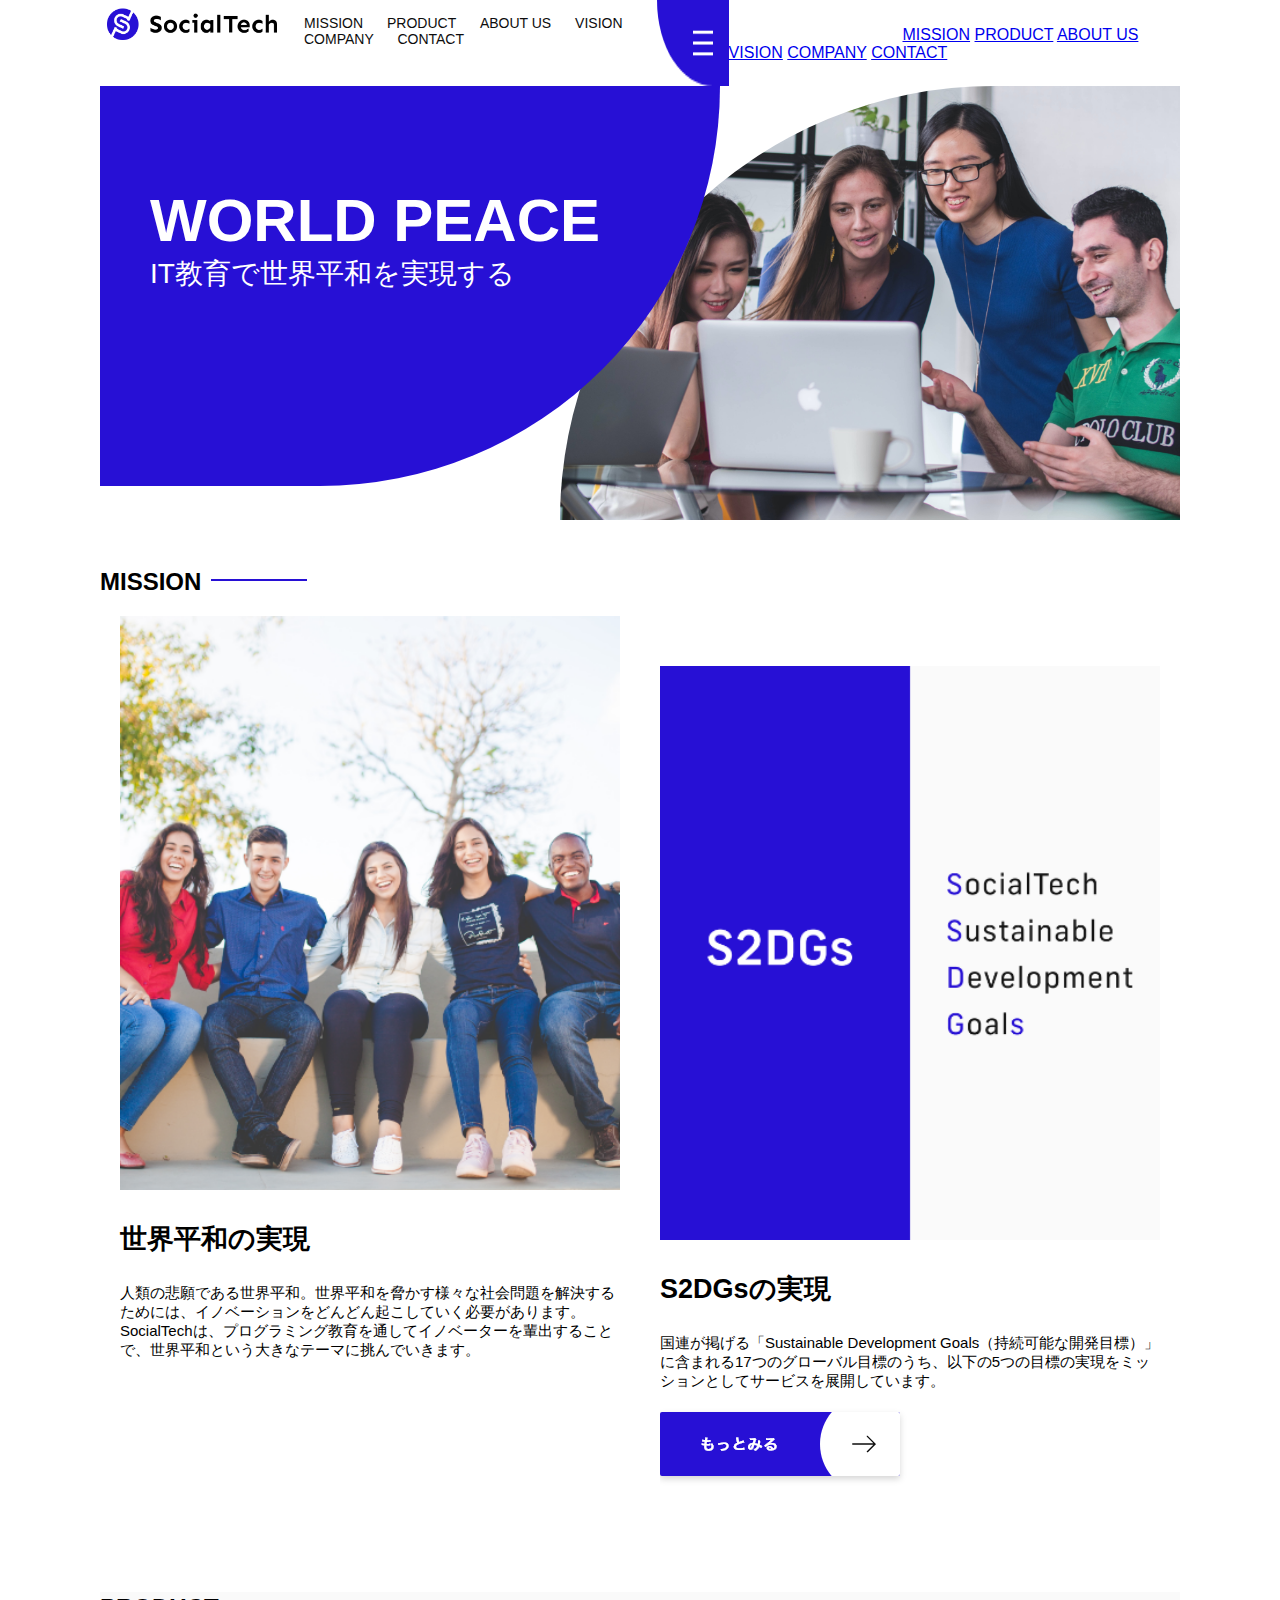
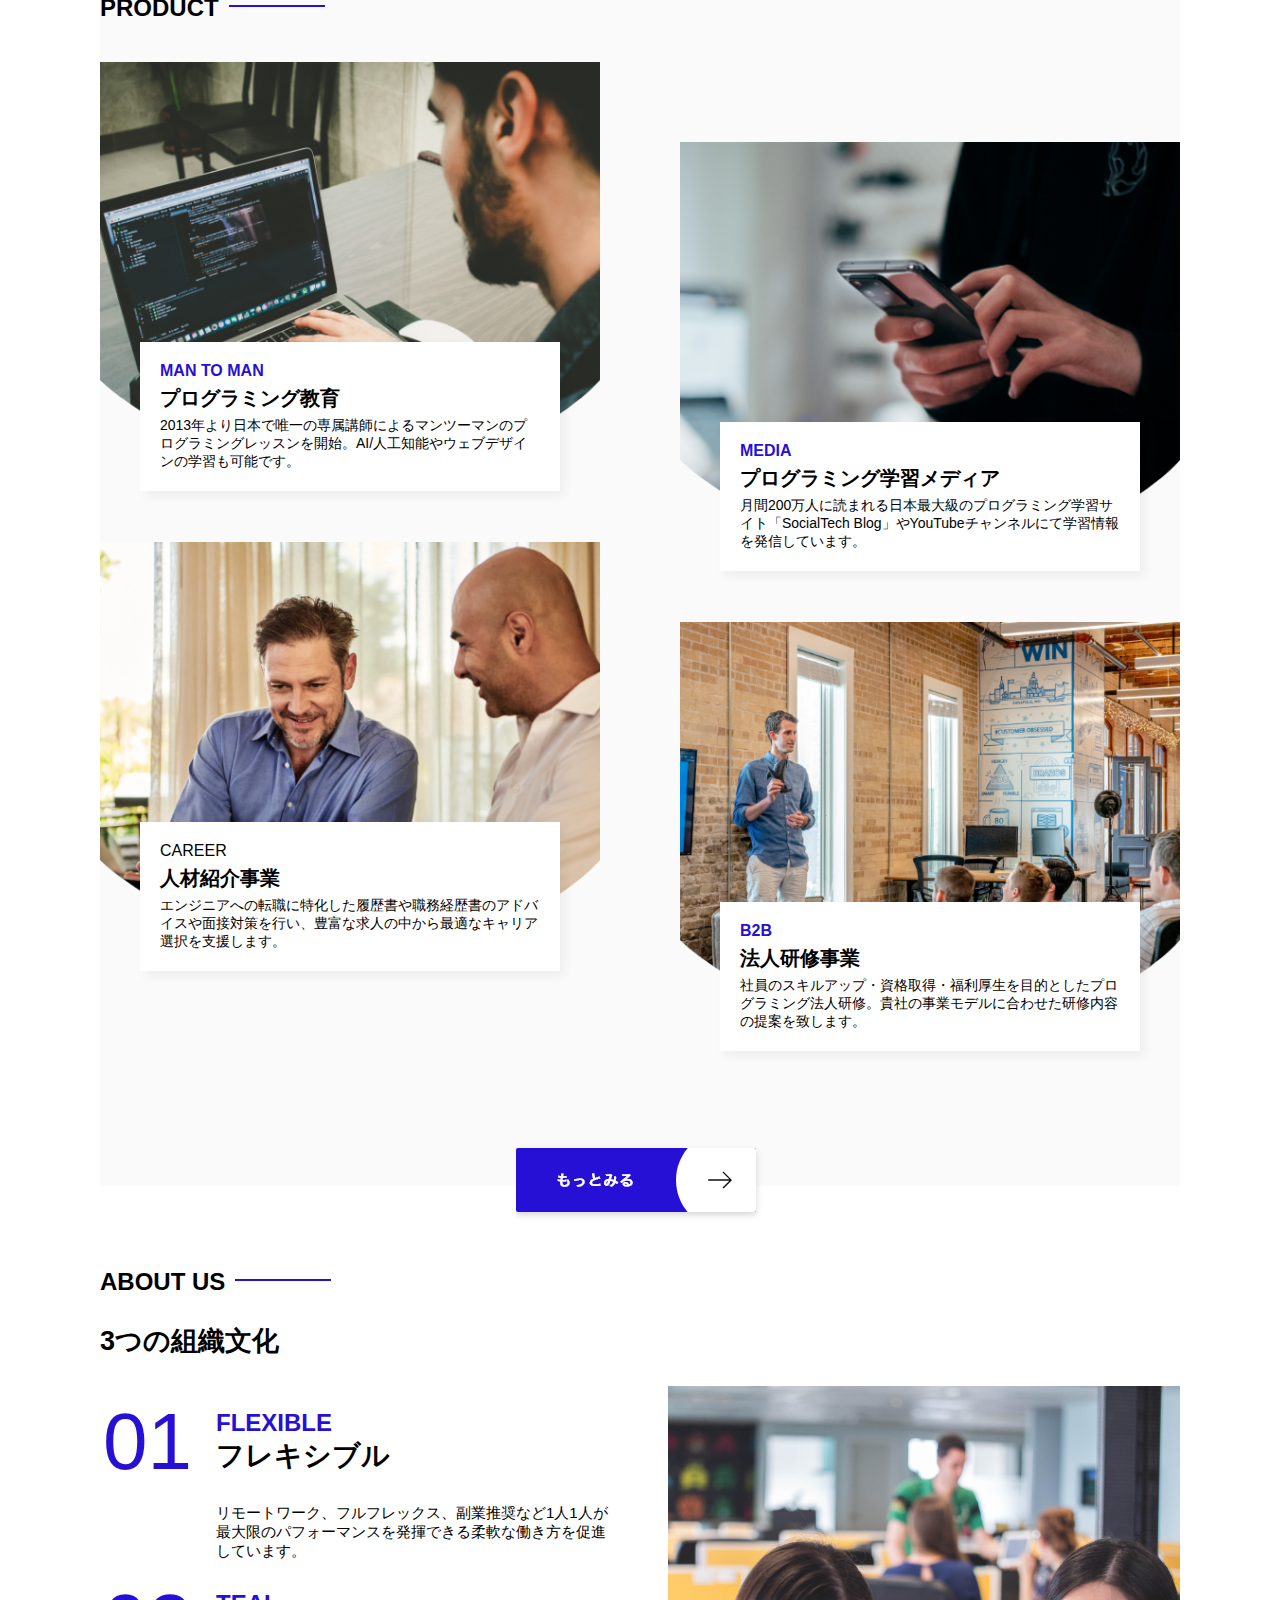
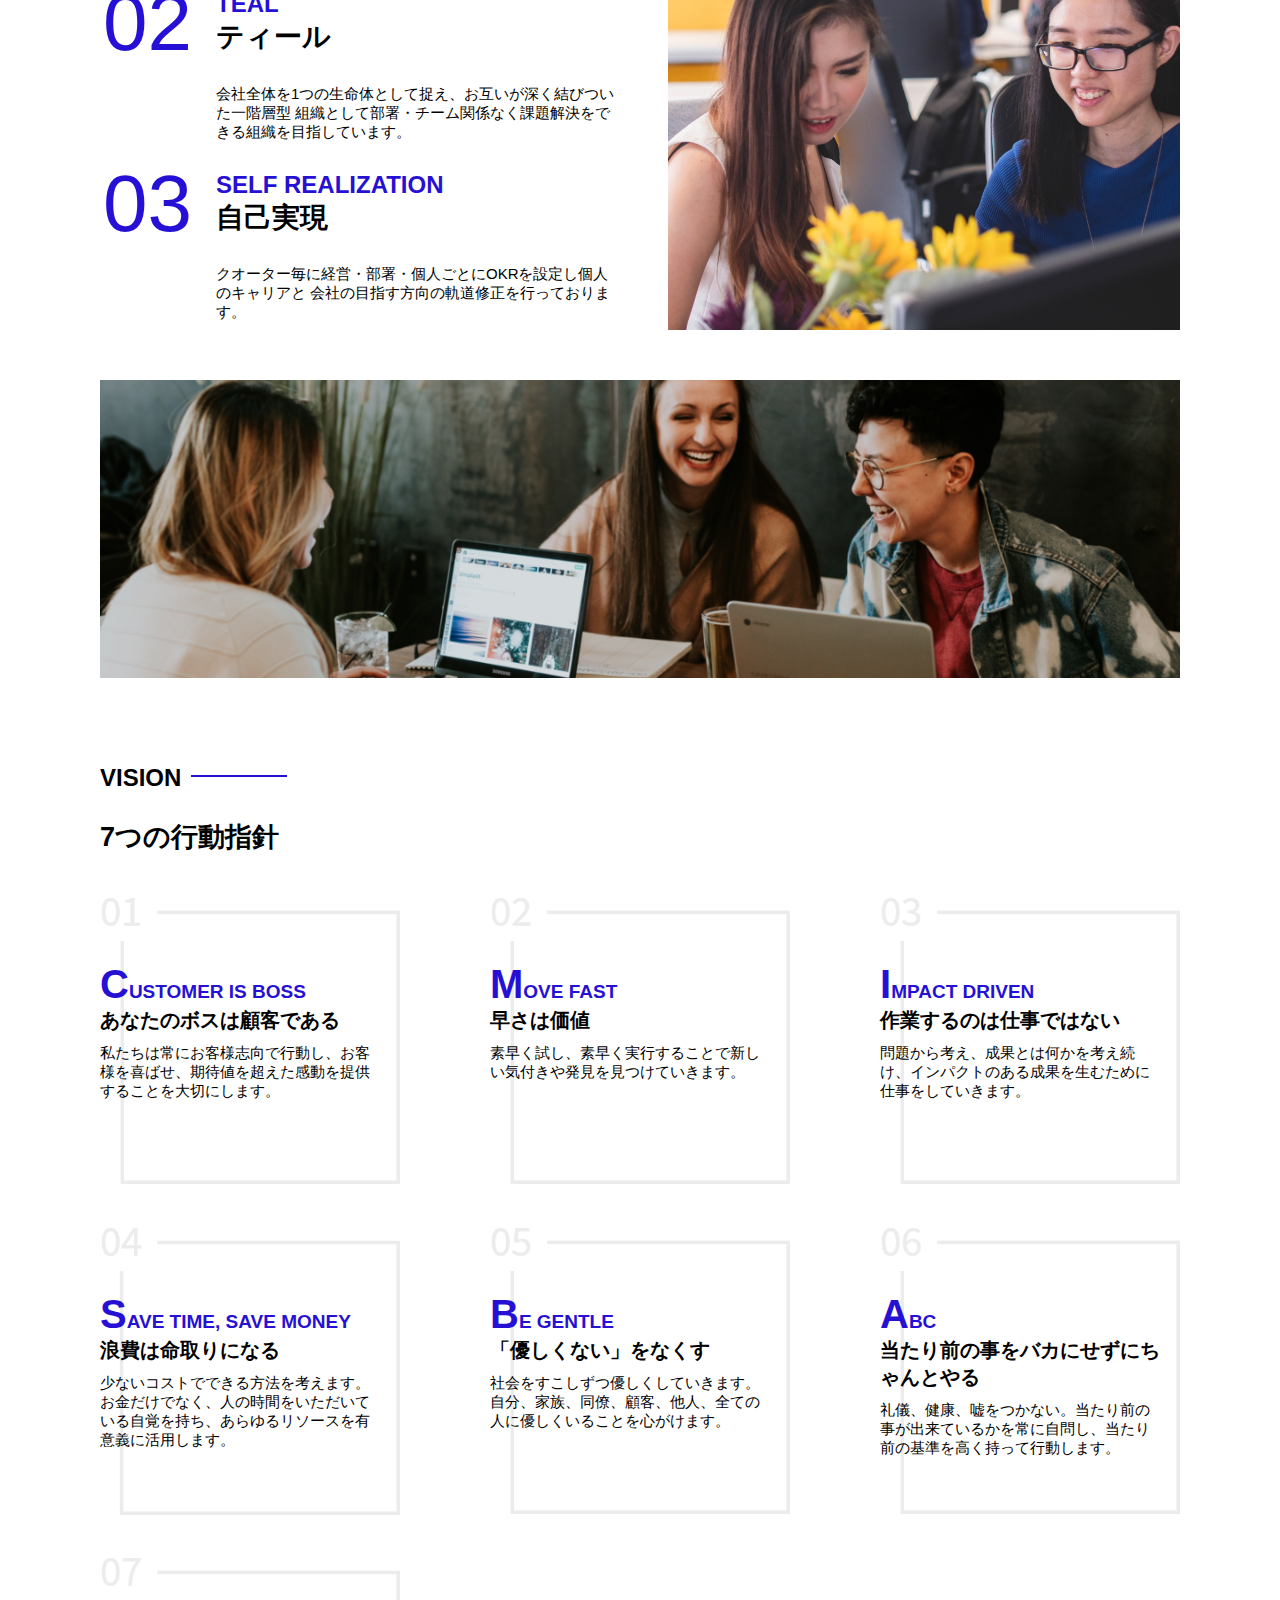
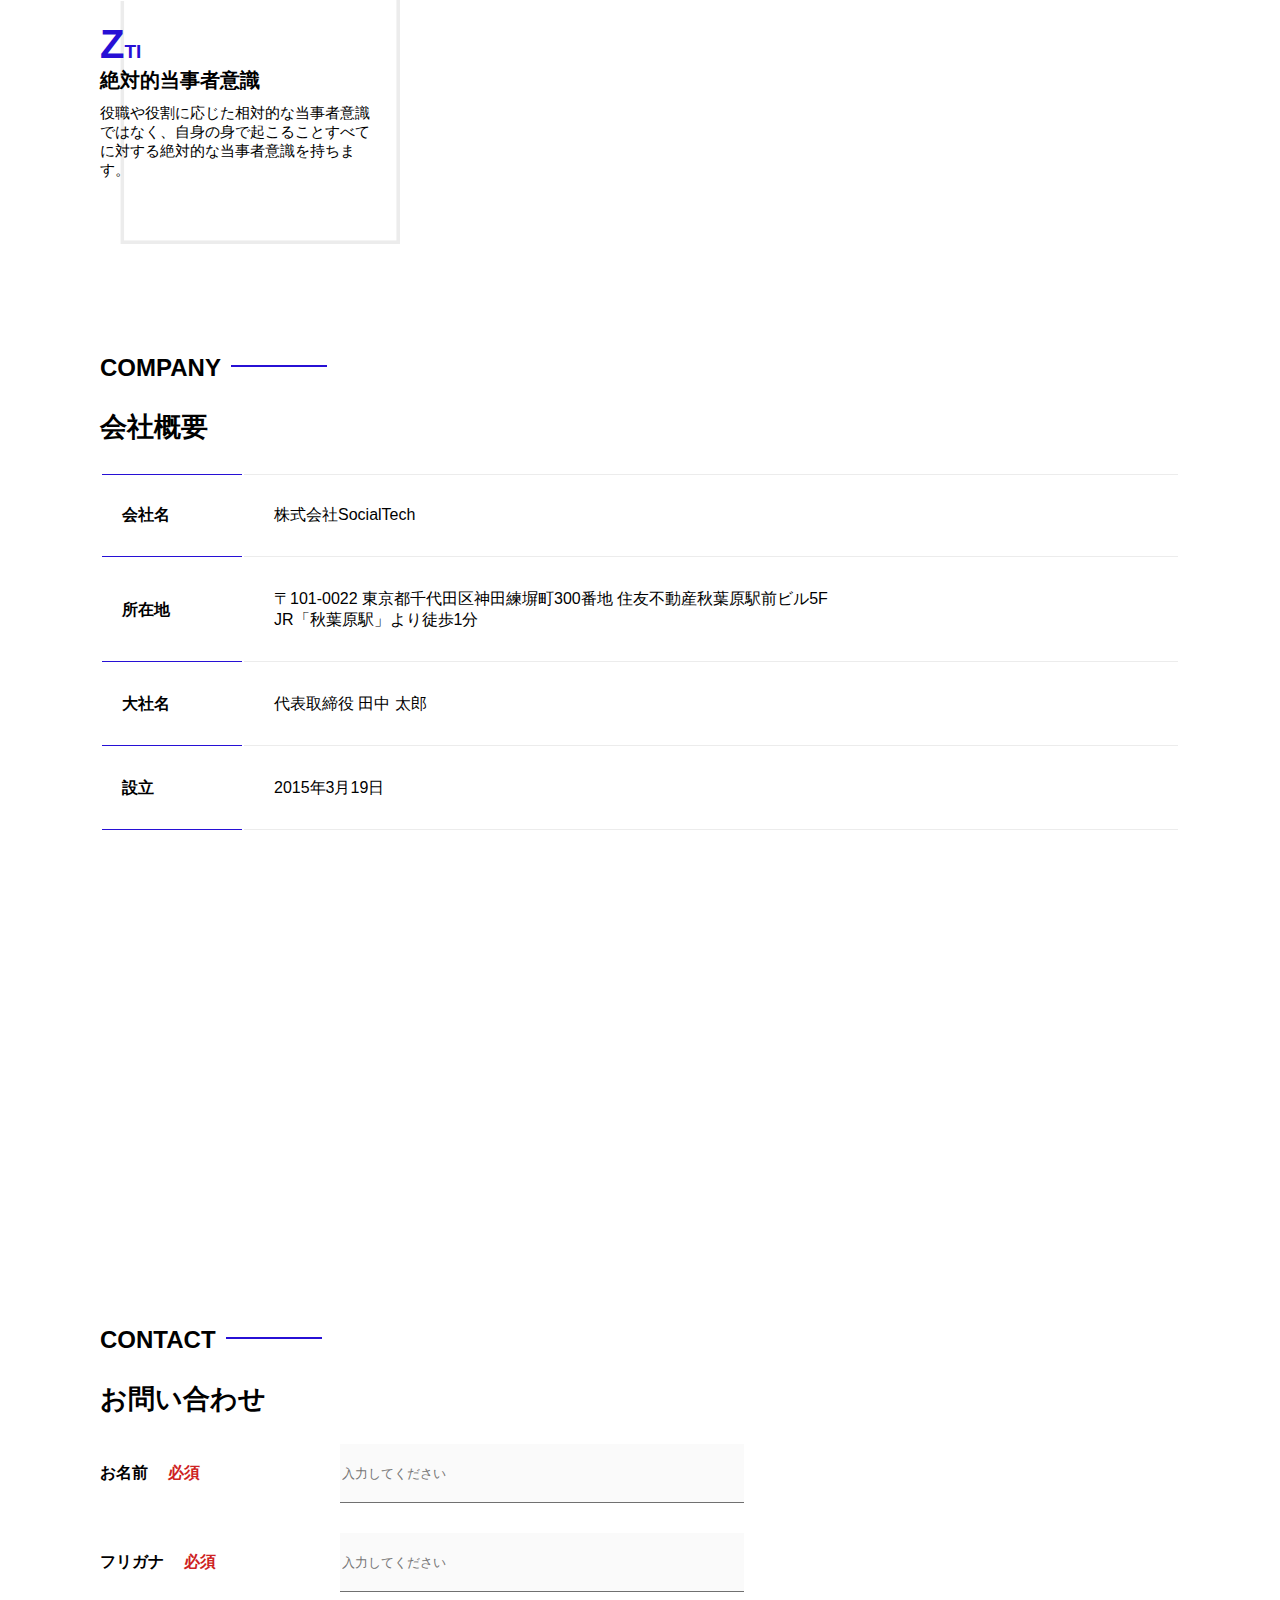
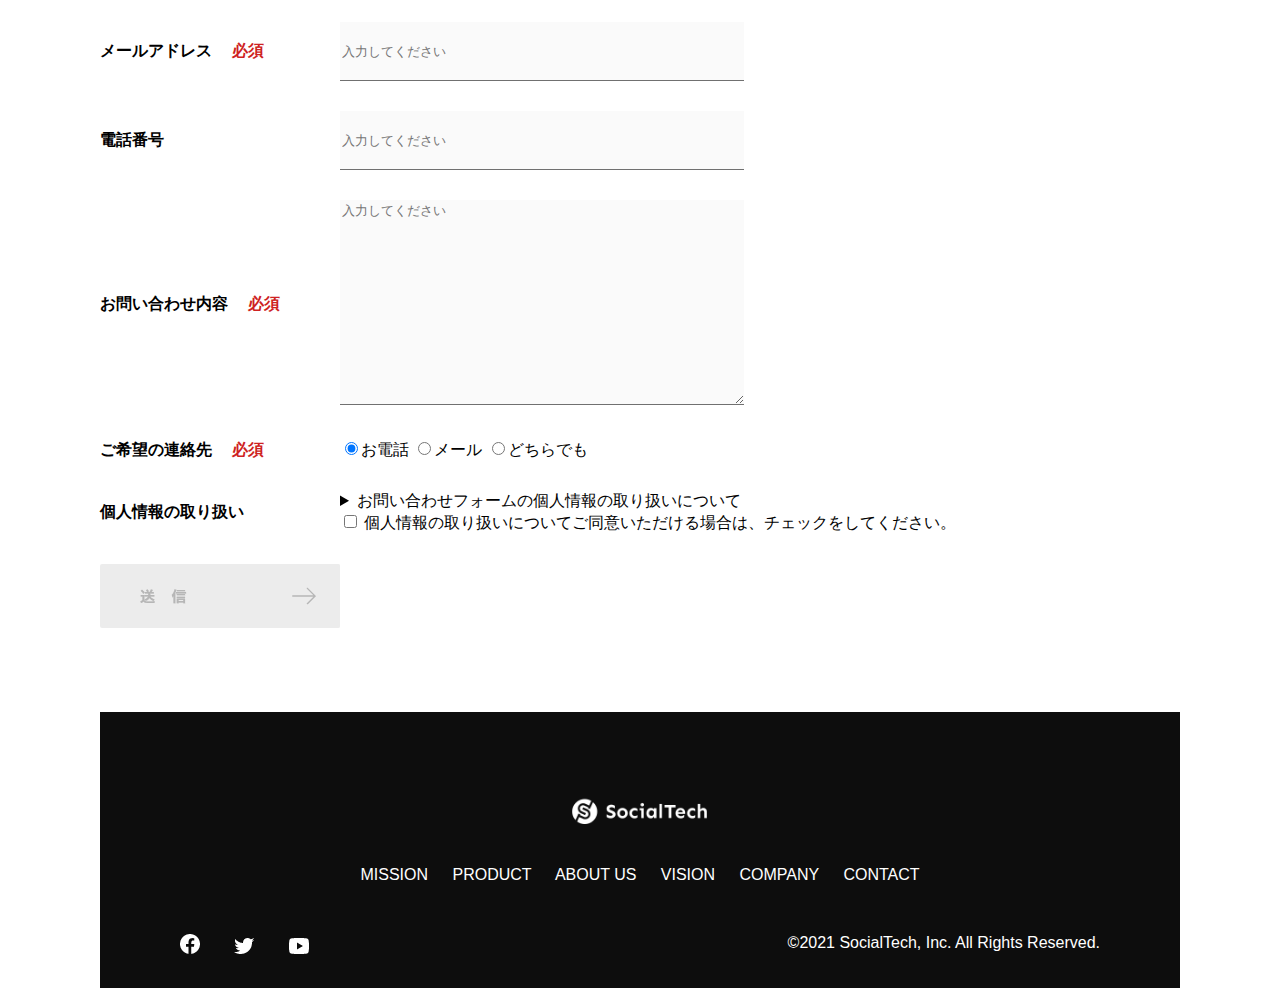
<file: socialtech/index.html>
<!DOCTYPE html>
<html lang="en">
<head>
    <meta charset="UTF-8">
    <meta name="description" content="SocialTechはEdTech業界のリーディングカンパニーを目指します。">
    <meta name="viewport" content="width=device-width, initial-scale=1.0">
    <link rel="stylesheet" href="style.css">
    <title>SocialTech</title>
</head>
<body>
   <header>
    <a href="index.html" id="logo"><img src="images/logo.png" alt="トップページに戻る"></a></a>
     
    <!-- pc用ナビゲーション -->
     <nav id="nav-pc">
        <a href="mission.html">MISSION</a>
        <a href="product.html">PRODUCT</a>
        <a href="index.html#aboutus">ABOUT US</a>
        <a href="index.html#vision">VISION</a>
        <a href="index.html#company">COMPANY</a>
        <a href="index.html#contact">CONTACT</a>
     </nav>
     <!-- スマホ用メニューボタン -->
        <img id="menu-sp" src="images/button-menu.png" alt="ナビゲーションを開く" onclick="document.getElementById('nav-sp').style.display = 'block'">
   
     <!-- スマホ用ナビゲーション-->
     <nav id="nav-sp">
        <img id="close" src="images/button-close.png" alt="ナビゲーションを閉じる" onclick="document.getElementById('nav-sp').style.display = 'none'">
        <a id="logo-sp" href="index.html" onclick="document.getElementById('nav-sp').style.display = 'none'"><img
            src="images/logo-sp.png" alt="トップページに戻る"></a>
        <a class="menu" href="mission.html" onclick="document.getElementById('nav-sp').style.display = 'none'">MISSION</a>
        <a class="menu" href="product.html" onclick="document.getElementById('nav-sp').style.display = 'none'">PRODUCT</a>
        <a class="menu" href="index.html#aboutus" onclick="document.getElementById('nav-sp').style.display = 'none'">ABOUT US</a>
        <a class="menu" href="index.html#vision" onclick="document.getElementById('nav-sp').style.display = 'none'">VISION</a>
        <a class="menu" href="index.html#company" onclick="document.getElementById('nav-sp').style.display = 'none'">COMPANY</a>
        <a class="menu" href="index.html#contact" onclick="document.getElementById('nav-sp').style.display = 'none'">CONTACT</a>
        <div id="sns">
            <a href="https://www.facebook.com/sejuku2013"><img src="images/button-facebook.png" alt="Facebookのリンク"></a>
            <a href="https://twitter.com/samuraijuku"><img src="images/button-twitter.png" alt="Twitterのリンク"></a>
            <a href="https://www.youtube.com/channel/UCCFOQO5aDK0xXam4cUQXT8g"><img src="images/button-youtube.png" alt="YouTubeのリンク"></a>
        </div>
     </nav>
    </header> 
    <main>
        <article>
            <section id="main-visual">
                <div id="main-message">
                    <h1>WORLD PEACE</h1>
                    <p>IT教育で世界平和を実現する</p>
                </div>
                <img src="images/index/index-main.png" alt="PCの周りに集まる多国籍の仲間たち">
            </section>
             <section id="mission">
                 <h2 class="index-h2">MISSION</h2>
                <div id="mission-flex">
                    <div>
                        <img id="mission-photo" src="images/index/index-mission.png" alt="屋外のベンチで写真を撮影する多国籍の仲間たち">
                        <h3>世界平和の実現</h3>
                        <p>人類の悲願である世界平和。世界平和を脅かす様々な社会問題を解決するためには、イノベーションをどんどん起こしていく必要があります。SocialTechは、プログラミング教育を通してイノベーターを輩出することで、世界平和という大きなテーマに挑んでいきます。</p>
                    </div>
                    <div>
                        <img id="s2dgs" src="images/index/s2dgs.png" alt="S2DGs">
                        <h3>S2DGsの実現</h3>
                        <p>国連が掲げる「Sustainable Development Goals（持続可能な開発目標）」に含まれる17つのグローバル目標のうち、以下の5つの目標の実現をミッションとしてサービスを展開しています。</p>
                        <a href="mission.html">
                            <img src="images/button-more.png" alt="もっとみる">
                        </a>
                    </div>
                </div>
             </section>
             <section id="product">
                <h2 class="index-h2">PRODUCT</h2>
                <div>
                    <div id="product-left">
                        <div>
                            <img class="product-photo" src="images/index/index-mantoman.png" alt="PCでコードを書く男性">
                            <div class="product-explain">
                                <span>MAN TO MAN</span>
                                <h3>プログラミング教育</h3>
                                <p>2013年より日本で唯一の専属講師によるマンツーマンのプログラミングレッスンを開始。AI/人工知能やウェブデザインの学習も可能です。</p>
                            </div>
                        </div>
                        <div>
                            <img class="product-photo" src="images/index/index-career.png" alt="笑顔で話し合う2人の男性">
                            <div class="product-explain">
                                <soan>CAREER</soan>
                                <h3>人材紹介事業</h3>
                                <p>エンジニアへの転職に特化した履歴書や職務経歴書のアドバイスや面接対策を行い、豊富な求人の中から最適なキャリア選択を支援します。</p>
                            </div>
                        </div>
                    </div>
                    <div id="product-right">
                        <div>
                            <img class="product-photo" src="images/index/index-media.png" alt="スマートフォンを操作する人">
                            <div class="product-explain">
                                <span>MEDIA</span>
                                <h3>プログラミング学習メディア</h3>
                                <p>月間200万人に読まれる日本最大級のプログラミング学習サイト「SocialTech Blog」やYouTubeチャンネルにて学習情報を発信しています。</p>
                            </div>
                        </div>
                        <div>
                            <img class="product-photo" src="images/index/index-b2b.png" alt="講演中の男性とそれを聴く人々">
                            <div class="product-explain">
                            <span>B2B</span>
                            <h3>法人研修事業</h3>
                            <p>社員のスキルアップ・資格取得・福利厚生を目的としたプログラミング法人研修。貴社の事業モデルに合わせた研修内容の提案を致します。</p>
                            </div>
                        </div>
                    </div>
                </div>
                <div>
                    <a id="product-more" href="product.html">
                        <img src="images/button-more.png" alt="もっとみる">
                    </a>
                </div>
             </section>
             <section id="aboutus">
                <h2 class="index-h2">ABOUT US</h2>
                <h3>3つの組織文化</h3>
                <div>
                    <table class="culture-table">
                        <tr>
                            <td>
                                <span class="culture-num">01</span>
                            </td>
                            <td>
                                <span class="culture-en">FLEXIBLE</span>
                                <span class="culture-jp">フレキシブル</span>
                            </td>
                        </tr>
                        <tr>
                            <td>

                            </td>
                            <td>
                                <p class="culture-description">リモートワーク、フルフレックス、副業推奨など1人1人が最大限のパフォーマンスを発揮できる柔軟な働き方を促進しています。</p>
                            </td>
                        </tr>
                        <tr>
                            <td>
                                <span class="culture-num">02</span>
                            </td>
                            <td>
                                <span class="culture-en">TEAL</span>
                                <span class="culture-jp">ティール</span>
                            </td>
                        </tr>
                        <tr>
                            <td>

                            </td>
                            <td>
                                <p class="culture-description">
                                    会社全体を1つの生命体として捉え、お互いが深く結びついた一階層型
                                    組織として部署・チーム関係なく課題解決をできる組織を目指しています。
                                </p>
                            </td>
                        </tr>
                        <tr>
                            <td>
                                <span class="culture-num">03</span>
                            </td>
                            <td>
                                <span class="culture-en">SELF REALIZATION</span>
                                <span class="culture-jp">自己実現</span>
                            </td>
                        </tr>
                        <tr>
                            <td>

                            </td>
                            <td>
                                <p class="culture-description">クオーター毎に経営・部署・個人ごとにOKRを設定し個人のキャリアと
                                    会社の目指す方向の軌道修正を行っております。
                                </p>
                            </td>
                        </tr>
                    </table>
                     <img class="culture-img" src="images/index/index-aboutus1.png" alt="笑顔で話し合う2人の女性">
                </div>
                 <img class="culture-img2" src="images/index/index-aboutus2.png" alt="笑顔で話し合う3人の男女">
             </section>
             <section id="vision">
                <h2 class="index-h2">VISION</h2>
                <h3>7つの行動指針</h3>
                <div>
                    <div class="vision-box">
                     <img src="images/index/vision-01.png" alt="01">
                     <span>
                        <h4>CUSTOMER IS BOSS</h4>
                        <h5>あなたのボスは顧客である</h5>
                        <p>私たちは常にお客様志向で行動し、お客様を喜ばせ、期待値を超えた感動を提供することを大切にします。</p>
                     </span>
                    </div>
                    <div class="vision-box">
                     <img src="images/index/vision-02.png" alt="02">
                     <span>
                        <h4>MOVE FAST</h4>
                        <h5>早さは価値</h5>
                        <p>素早く試し、素早く実行することで新しい気付きや発見を見つけていきます。</p>
                     </span>
                    </div>
                    <div class="vision-box">
                     <img src="images/index/vision-03.png" alt="03">
                     <span>
                        <h4>IMPACT DRIVEN</h4>
                        <h5>作業するのは仕事ではない</h5>
                        <p>問題から考え、成果とは何かを考え続け、インパクトのある成果を生むために仕事をしていきます。</p>
                     </span>   
                    </div>
                    <div class="vision-box">
                     <img src="images/index/vision-04.png" alt="04"> 
                     <span>
                        <h4>SAVE TIME, SAVE MONEY</h4>
                        <h5>浪費は命取りになる</h5>
                        <p>少ないコストでできる方法を考えます。お金だけでなく、人の時間をいただいている自覚を持ち、あらゆるリソースを有意義に活用します。</p>
                     </span>
                    </div>
                    <div class="vision-box">
                     <img src="images/index/vision-05.png" alt="05"> 
                     <span>
                        <h4>BE GENTLE</h4>
                        <h5>「優しくない」をなくす</h5>
                        <p>社会をすこしずつ優しくしていきます。自分、家族、同僚、顧客、他人、全ての人に優しくいることを心がけます。</p>
                     </span>
                    </div>
                    <div class="vision-box">
                     <img src="images/index/vision-06.png" alt="06">
                     <span>
                        <h4>ABC</h4>
                        <h5>当たり前の事をバカにせずにちゃんとやる</h5>
                        <p>礼儀、健康、嘘をつかない。当たり前の事が出来ているかを常に自問し、当たり前の基準を高く持って行動します。</p>
                     </span>
                    </div>
                    <div class="vision-box">
                     <img src="images/index/vision-07.png" alt="07">
                     <span>
                        <h4>ZTI</h4>
                        <h5>絶対的当事者意識</h5>
                        <p>役職や役割に応じた相対的な当事者意識ではなく、自身の身で起こることすべてに対する絶対的な当事者意識を持ちます。</p>
                     </span>
                    </div>
                </div>
             </section>
             <section id="company">
                <h2 class="index-h2">COMPANY</h2>
                <h3>会社概要</h3>
                 <table id="company-table">
                    <tr>
                        <th class="tableheader-first">会社名</th>
                        <td class="cell-first">株式会社SocialTech</td>
                    </tr>
                    <tr>
                        <th class="tableheader">所在地</th>
                        <td class="cell">〒101-0022 東京都千代田区神田練塀町300番地 住友不動産秋葉原駅前ビル5F<br>JR「秋葉原駅」より徒歩1分</td>
                    </tr>
                    <tr>
                        <th class="tableheader">大社名</th>
                        <td class="cell">代表取締役 田中 太郎</td>
                    </tr>
                    <tr>
                        <th class="tableheader">設立</th>
                        <td class="cell">2015年3月19日</td>
                      </tr>
                 </table>
                 <iframe
                    src="https://www.google.com/maps/embed?pb=!1m18!1m12!1m3!1d3240.0688551336807!2d139.7720776771055!3d35.69992317258124!2m3!1f0!2f0!3f0!3m2!1i1024!2i768!4f13.1!3m3!1m2!1s0x60188fee13660e23%3A0x77137876edf742ac!2z5L2P5Y-L5LiN5YuV55Sj56eL6JGJ5Y6f6aeF5YmN44OT44Or!5e0!3m2!1sja!2sjp!4v1704858013291!5m2!1sja!2sjp"
                    style="border:0;" allowfullscreen="" loading="lazy">
                </iframe>
             </section>
             <section id="contact">
                <h2 class="index-h2">CONTACT</h2>
                <h3>お問い合わせ</h3>
                <form>
                    <div>
                        <div class="contact-heading">
                            <label class="contact-label">お名前<span class="contact-span">必須</span></label>
                        </div>
                        <div>
                            <input type="text" name="name" placeholder="入力してください" class="contact-textbox">
                        </div>
                    </div>
                    <div>
                        <div class="contact-heading">
                            <label class="contact-label">フリガナ<span class="contact-span">必須</span></label>
                        </div>
                        <div>
                            <input type="text" name="hurigana" placeholder="入力してください" class="contact-textbox">
                        </div>
                    </div>
                    <div>
                        <div class="contact-heading">
                          <label class="contact-label">メールアドレス<span class="contact-span">必須</span></label>
                        </div>
                        <div>
                          <input type="text" name="email" placeholder="入力してください" class="contact-textbox">
                        </div>
                      </div>
                    <div>
                        <div class="contact-heading">
                            <label class="contact-label">電話番号</label>
                        </div>
                        <div>
                            <input type="text" name="tel" placeholder="入力してください" class="contact-textbox">
                        </div>
                    </div>
                    <div>
                        <div class="contact-heading">
                            <label class="contact-label">お問い合わせ内容<span class="contact-span">必須</span></label>
                        </div>
                        <div>
                            <textarea class="contact-textarea" placeholder="入力してください" name="message"></textarea>
                        </div>
                    </div>
                    <div>
                        <div class="contact-heading">
                            <label class="contact-label">ご希望の連絡先<span class="contact-span">必須</span></label>
                        </div>
                        <div>
                            <input class="radiobutton" type="radio" value="tel" name="contact" checked><label>お電話</label>
                            <input class="radiobutton" type="radio" value="mail" name="contact"><label>メール</label>
                            <input class="radiobutton" type="radio" value="both" name="contact"><label>どちらでも</label>
                        </div>
                    </div>
                    <div>
                        <div class="contact-heading">
                          <label class="contact-label">個人情報の取り扱い</label>
                        </div>
                        <div>
                          <details>
                            <summary>お問い合わせフォームの個人情報の取り扱いについて</summary>
                            <div>
                              <span>１．組織の名称又は氏名</span><br>
                              株式会社SocialTech<br><br>
                              <span>２．個人情報保護管理者（若しくはその代理人）の氏名又は職名、所属及び連絡先
                                鈴木 一郎 コーポレート部</span><br>
                              メールアドレス:samurai@example.com<br>
                              TEL:03-1234-5678<br>
                              <span>３．個人情報の利用目的</span><br>
                              ・本サービス及び本サービスに関連する情報の提供又はそれらに関する連絡のため<br>
                              ・ユーザーの本人確認のため<br>
                              ・当社サービスのご案内のため<br>
                              ・当社の商品等の広告または宣伝（電子メールによるものを含むものとします。）<br><br>
                              <span>４．個人情報の取り扱い業務の委託</span><br>
                              個人情報の取扱業務の全部または一部を外部に業務委託する場合があります。<br>
                              その際、弊社は、個人情報を適切に保護できる管理体制を敷き実行していることを条件として<br>
                              委託先を厳選したうえで、機密保持契約を委託先と締結し、お客様の個人情報を厳密に管理させます。<br><br>
                              <span>５．個人情報の開示等の請求</span><br>
                              お客様は、弊社に対してご自身の個人情報の開示等（利用目的の通知、開示、内容の訂正・追加・削除、利用の停止または消去、第三者への提供の停止）に関して、当社問合わせ窓口に申し出ることができます。<br>
                              その際、弊社はお客様ご本人を確認させていただいたうえで、合理的な期間内に対応いたします。<br><br>
                              なお、個人情報に関する弊社問合わせ先は、次の通りです。<br><br>
                              株式会社SocialTech 個人情報問合せ窓口<br>
                              〒101-0022 東京都千代田区神田練塀町300番地 住友不動産秋葉原駅前ビル5F<br>
                              メールアドレス:samurai@example.com TEL:03-1234-5678<br><br>
                              <span>６．個人情報を提供されることの任意性について</span><br><br>
                              お客様がご自身の個人情報を弊社に提供されるか否かは、お客様のご判断によりますが、もしご提供されない場合には、適切なサービスが提供できない場合がありますので予めご了承ください。
                            </div>
                          </details>
                          <input type="checkbox" name="agree">
                          <span>個人情報の取り扱いについてご同意いただける場合は、チェックをしてください。</span>
                        </div>
                    </div>
                     <input type="image" src="images/button-submit.png" alt="送信する">                
                    </form>
             </section>
        </article>
        <footer>
            <div id="footer-logo">
                <img src="images/logo-sp.png" alt="SocialTech">
            </div>
            <div id="footer-link">
                <a href="mission.html">MISSION</a>
                <a href="product.html">PRODUCT</a>
                <a href="index.html#aboutus">ABOUT US</a>
                <a href="index.html#vision">VISION</a>
                <a href="index.html#company">COMPANY</a>
                <a href="index.html#contact">CONTACT</a>
            </div>
            <div id="sns-footer">
                <a href="https://www.facebook.com/sejuku2013"><img src="images/button-facebook.png" alt="Facebookのリンク"></a>
                <a href="https://twitter.com/samuraijuku"><img src="images/button-twitter.png" alt="Twitterのリンク"></a>
                <a href="https://www.youtube.com/channel/UCCFOQO5aDK0xXam4cUQXT8g"><img src="images/button-youtube.png" alt="YouTubeのリンク"></a>
                <span id="copyright">&copy;2021 SocialTech, Inc. All Rights Reserved. </span>
            </div>
        </footer>
    </main>
</body>
</html>
</file>
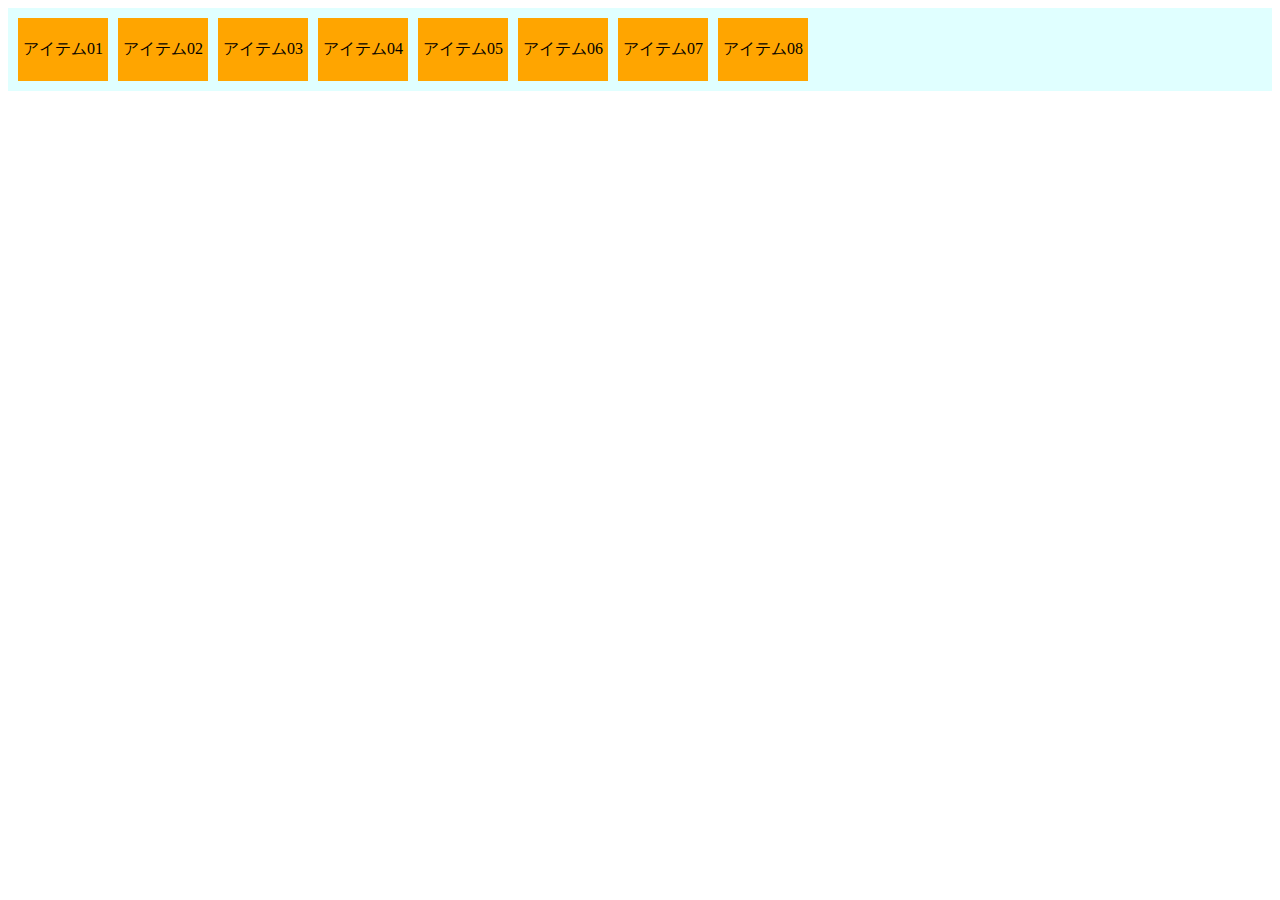
<file: socialtech/flexbox.html>
<!DOCTYPE html>
<html lang="en">
<head>
    <meta charset="UTF-8">
    <meta name="viewport" content="width=device-width, initial-scale=1.0">
    <link rel="stylesheet" href="flexbox.css">
    <title>flexbox</title>
</head>
<body>
   <div class="flexbox-container" >
        <div id="item01" class="flexbox-item">
            <p>アイテム01</p>
        </div>
        <div id="item02" class="flexbox-item">
            <p>アイテム02</p>
        </div>
        <div id="item03" class="flexbox-item">
            <p>アイテム03</p>
        </div>
        <div id="item04" class="flexbox-item">
            <p>アイテム04</p>
        </div>
        <div id="item05" class="flexbox-item">
            <p>アイテム05</p>
        </div>
        <div id="item06" class="flexbox-item">
            <p>アイテム06</p>
        </div>
        <div id="item07" class="flexbox-item">
            <p>アイテム07</p>
        </div>
        <div id="item08" class="flexbox-item">
            <p>アイテム08</p>
        </div>
   </div>
</body>
</html>
</file>
<file: socialtech/style.css>
body {
    font-family: "Source Sans Pro", "Hiragino kaku Gothic ProN, Meiryo,Arial, sans-serif";
}

p {
    font-size: 15px;
}

/* pc洋のスタイル */

@media screen and (min-width: 768px) {


    /* 横幅設定 */
    body {
    max-width: 1080px;
    min-width: 960px;
    margin: 0 auto 0 auto;
    }

    /* ヘッダー */
    header {
        display: flex; 
        justify-content: space-between;
    }

    /* ナビゲーションのレイアウト */
    #nav-pc {
        font-size: 14px;
        padding-top: 15px;
    }

    /* ナビゲーションのリンクの装飾設定 */

    #nav-pc > a {
        text-decoration: none;
        margin-left: 20px;
    }

    #nav-pc > a:link {
        color: #0d0d0d;
    }

    #nav-pc > a:visited {
        color: #0d0d0d;
    }

    #nav-pc > a:hover {
        color: #0d0d0d;
        text-decoration: underline;
    }

    #nav-pc > a:active {
        color: #0d0d0d;
    }

    /* メインビジュアル */

    #main-visual {
        position: relative;
        height: 400px;
    }

    #main-message {
        position: absolute;
        top: 0;
        left: 0;
        background-color: #2710d5;
        color: #ffffff;
        border-radius: 0 0 476px 0;
        max-width: 620px;
        height: 100%;
        width: 100%;
        z-index: 11;
    }

    #main-message > h1 {
        font-size: 60px;
        font-weight: bold;
        margin: 100px 0 0 50px;
    }

    #main-message > p {
        font-size: 28px;
        margin: 0 0 0 50px;
    }

    #main-visual > img {
        max-width: 620px;
        border-radius: 476px 0 0 0;
        position: absolute;
        top: 0;
        right: 0;
        z-index: 10;
    }

    h2 {
        margin: 40px 0 0 0 ;
    }

    h2::after {
        content: url("images/line.png");
        margin-left: 10px;
    }

    h3 {
        font-size: 27px;
    }

    #mission {
        margin: 80px auto 80px auto;
        width: 100%;
    }

    #mission-flex {
        width: 100%;
        display: flex;
    }

    #mission-flex > div {
        width: 50%;
        margin: 20px;
    }

    #mission-photo {
        width: 100%;
    }

    #s2dgs {
        margin-top: 50px;
        width: 100%;
    }

    #product {
        background-color: #fafafa;
        margin: 80px 0 80px 0;
        display: 10px 40px 0px 40px;
    }

    #product > div {
        margin-top: 40px;
        display: flex;
    }

    #product-left {
        width: 50%;
        margin-right: 20px;
    }

    #product-right {
        width: 50%;
        margin-left: 20px;
        margin-top: 80px;
    }

    #product-left > div {
        position: relative;
        height: 480px;
        margin-right: 20px;
    }

    #product-right > div {
        position: relative;
        height: 480px;
        margin-left: 20px;
    }

    .product-photo {
        width: 100%;
    }

    .product-explain {
        background-color: #ffffff;
        position: absolute;
        left: 0;
        top: 280px;
        margin: 0 40px 0 40px;
        padding: 20px;
        box-shadow: 5px 5px 10px rgba(0, 0, 0, 0.05);
    }

    .product-explain > span {
        color: #2710d5;
        font-weight: bold;
        font-size: 16px;
        margin: 0;
    }

    .product-explain > h3 {
        font-size: 20px;
        margin: 5px 0 5px 0;
    }

    .product-explain > p {
        font-size: 14px;
        margin: 0;
    }

    #product-more {
        margin: 0 auto -42px auto;
    }

    #aboutus {
        margin: 80px auto 80px auto;
    }

    #aboutus > div {
        display: flex;
    }

    .culture-img {
        width: 100%;
        align-self: flex-start;
    }

    .culture-img2 {
        margin-top: 50px;
        width: 100%;
    }

    .culture-table {
        margin-right: 50px;
    }

    .culture-num {
        font-size: 80px;
        color: #2710d5;
        margin: 0 20px 0 0;
    }

    .culture-en {
        color: #2710d5;
        font-weight: bold;
        font-size: 24px;
        display: block;
    }

    .culture-jp {
        font-size: 28px;
        font-weight: bold;
    }

    .culture-description {
        margin: 0;
    }

    #vision {
        margin: 80px auto 80px auto;
    }

    #vision > div {
        width: 100%;
        display: flex;
        justify-content: space-between;
        flex-wrap: wrap;
    }

    .vision-box {
        width: 300px;
        height: 300px;
        margin-bottom: 30px;
        position: relative;
    }

    .vision-box > img {
        width: 100%;
        height: auto;
        position: absolute;
        top: 0;
        left: 0;
        z-index: 30;
    }

    .vision-box > span {
        position: absolute;
        top: 0;
        left: 0;
        z-index: 31;
        margin-right: 20px;
    }

    .vision-box > span > h4 {
        color: #2710d5;
        font-size: 19px;
        margin: 80px 0 0 0;
    }

    .vision-box > span > h4::first-letter {
        font-size: 40px;
    }

    .vision-box > span > h5 {
        font-size: 20px;
        margin: 0 0 0 0;
    }

    .vision-box > span > p {
        margin: 10px 0 0 0;
    }

    #company {
        margin: 80px auto 80px auto;
    }

    #company-table {
        width: 100%;
    }

    .tableheader {
        text-align: left;
        padding: 20px;
        border-bottom-color: #2710d5;
        border-bottom-width: 1px;
        border-bottom-style: solid;
        width: 100px;
    }

    .tableheader-first {
        text-align: left;
        padding: 20px;
        border-bottom-color: #2710d5;
        border-bottom-width: 1px;
        border-bottom-style: solid;
        border-top-color: #2710d5;
        border-top-width: 1px;
        border-top-style: solid;
        width: 100px;
    }

    .cell {
        padding: 30px;
        border-bottom-color: #ececec;
        border-bottom-width: 1px;
        border-bottom-style: solid;
    }

    .cell-first {
        padding: 30px;
        border-bottom-color: #ececec;
        border-bottom-width: 1px;
        border-bottom-style: solid;
        border-top-color: #ececec;
        border-top-width: 1px;
        border-top-style: solid;
    }

    #company > iframe {
        width: 100%;
        height: 368px;
        margin-top: 40px;
    }

    #contact {
        margin: 80px auto 80px auto;
    }

    #contact > form > div {
        display: flex;
        flex-direction: row;
        flex-wrap: wrap;
        padding-bottom: 30px;
    }

    .contact-heading {
        width: 240px;
        align-self: center;
    }

    .contact-label {
        font-weight: bold;
    }

    .contact-span {
        color: #ce2222;
        margin: 0 0 0 20px;
        font-weight: bold;
    }

    .contact-textbox {
        border-top: 0;
        border-left: 0;
        border-right: 0;
        border-bottom-width: 1px;
        border-bottom-color: #707070;
        border-bottom-style: solid;
        background-color: #fafafa;
        width: 400px;
        height: 56px;
    }

    .contact-textarea {
        border-top: 0;
        border-left: 0;
        border-right: 0;
        border-bottom-width: 1px;
        border-bottom-color: #707070;
        border-bottom-style: solid;
        background-color: #fafafa;
        width: 400px;
        height: 200px;
    }

    details {
        width: 700px;
    }

    details > div {
        background-color: #fafafa;
        padding: 20px;
    }

    details > div > span {
        font-weight: bold;
    }

    footer {
        background-color: #0d0d0d;
        text-align: center;
        padding: 80px 80px 30px 80px;
    }

    #footer-logo {
        margin-bottom: 30px;
    }

    #footer-link {
        margin-bottom: 50px;
    }

    #footer-link > a {
        text-decoration: none;
        margin: 10px;
    }

    #footer-link > a:link {
        color: #ffffff;
    }

    #footer-link > a:visited {
        color: #ffffff;
    }

    #footer-link > a:hover {
        color: #ffffff;
        text-decoration: underline;
    }

    #footer-link > a:active {
        color: #ffffff;
    }

    #sns-footer {
        text-align: left;
        width: 100%;
    }

    #sns-footer > a {
        margin-right: 30px;
    }

    #copyright {
        color: #ffffff;
        float: right;
    }
}

/* PC、スマホ共通スタイル */
body {
    font-family: "Source Sans Pro", "Hiragino Kaku Gothic ProN", Meiryo, Arial, sans-serif;
}

p {
    font-size: 15px;
}

/* スマホ用のスタイル */
@media screen and (max-width: 767px) {
    body {
        min-width: 375px;
        margin: 0;
    }  

    /* PC用ナビゲーション非表示 */ 
    #nav-pc { 
        display: none;
    } 

    #menu-sp {
        float: right;
        padding: 0;
    } 

    /* スマホ用ナビゲーションの表示切替 */
   /* 初期状態、レイアウトと非表示設定 */
   #nav-sp {
    background-color: #2710d5;
    position: absolute;
    left: 0;
    top: 0;
    height: 100%;
    width: 100%;
    display: none;
    z-index: 100;
  }

  /* ×ボタン */
  #close {
    position: absolute;
    top: 20px;
    right: 20px;
  }

  /* ナビゲーションメニュー用ロゴ */
  #logo-sp {
    margin: 80px 0 30px 20px;
  }

  /* ナビゲーションのリンクの装飾設定 */
  #nav-sp > a {
    display: block;
  }
  #nav-sp > a:link {
    color: #ffffff;
  }
  #nav-sp > a:visited {
    color: #ffffff;
  }
  #nav-sp > a:hover {
    color: #ffffff;
    text-decoration: underline;
  }
  #nav-sp > a:active {
    color: #ffffff;
  }
  #nav-sp > .menu {
    text-decoration: none;
    display: block;
    margin: 0 20px 0 20px;
    height: 44px;
    font-size: 16px;
    background-image: url("images/arrow.png");
    background-repeat: no-repeat;
    background-position: right top;
  }

  #sns {
    position: absolute;
    bottom: 20px;
    left: 20px;
  }
  #sns > a {
    margin-right: 30px;
  }

}
</file>
<file: socialtech/flexbox.css>
.flexbox-container {
    display: flex;
    padding: 5px;
    background-color: lightcyan;
}

.flexbox-item {
    padding: 5px;
    margin: 5px;
    background-color: orange;
}
</file>
